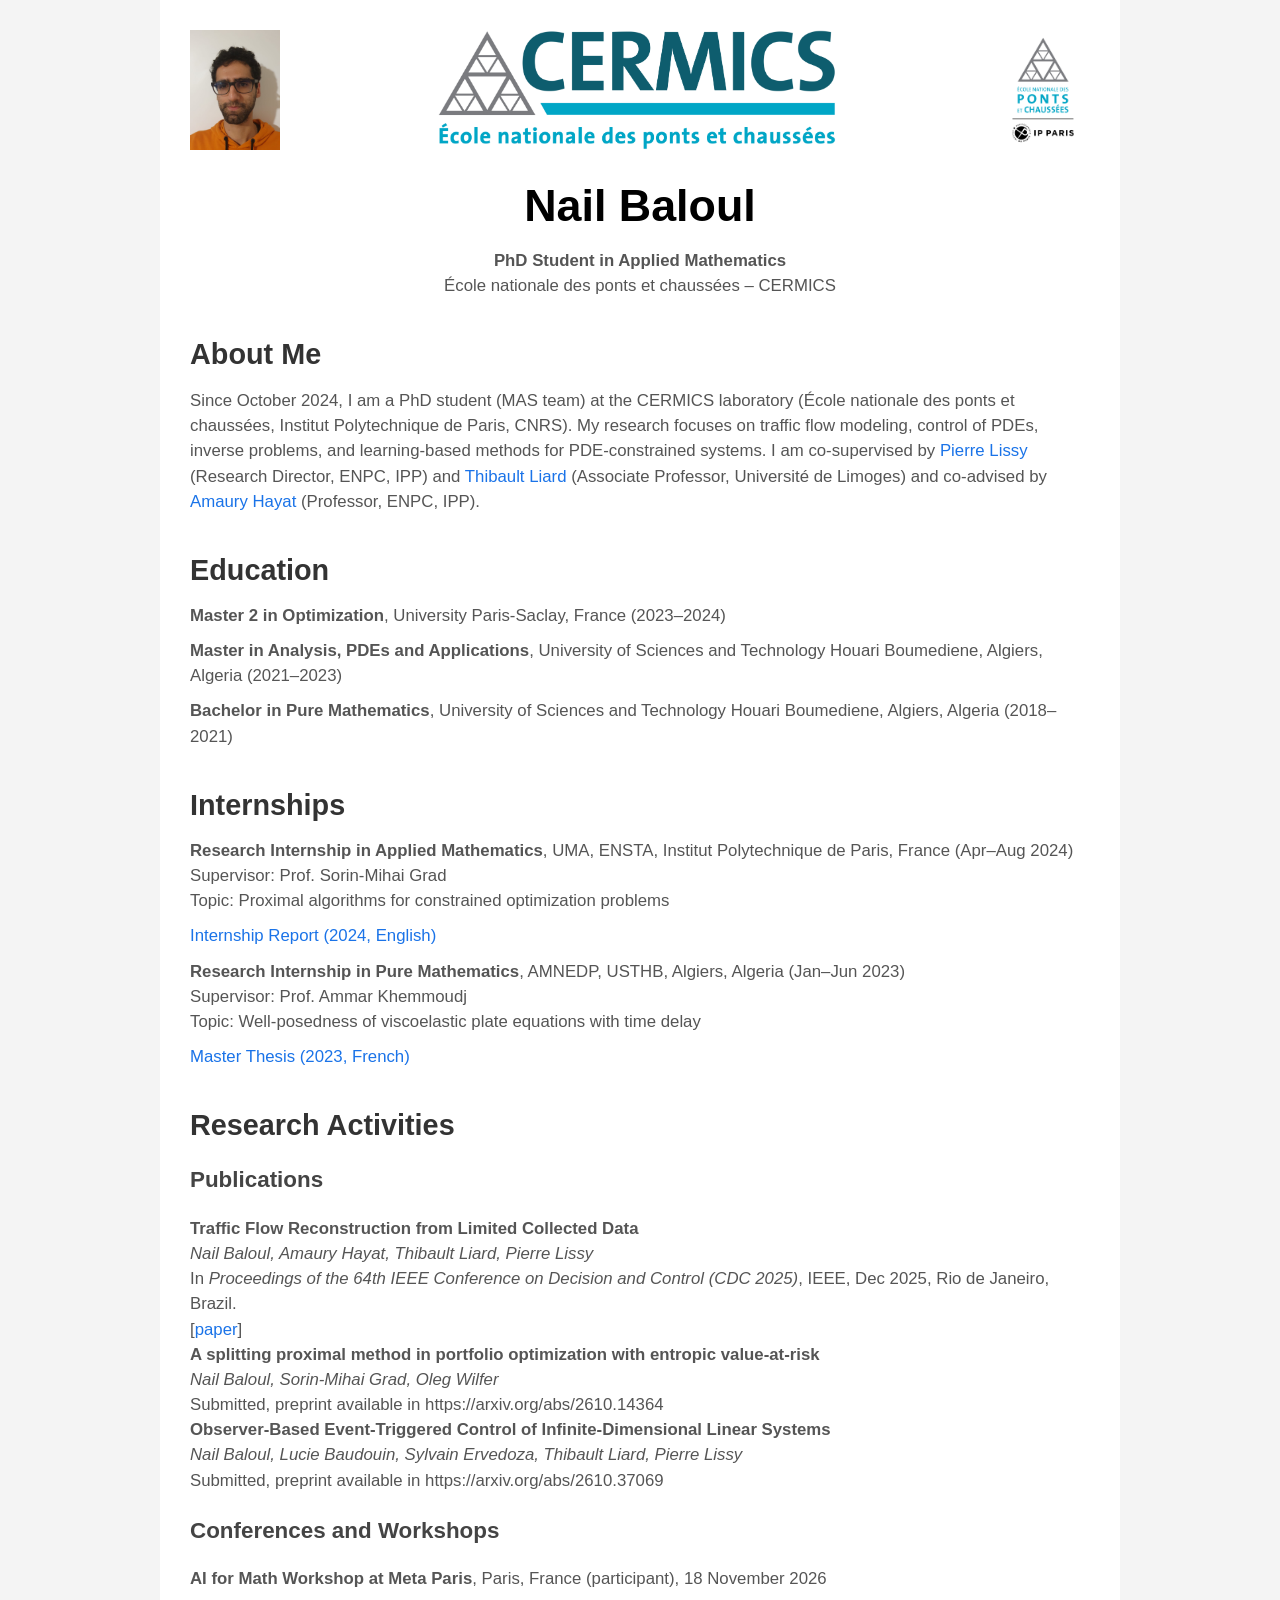
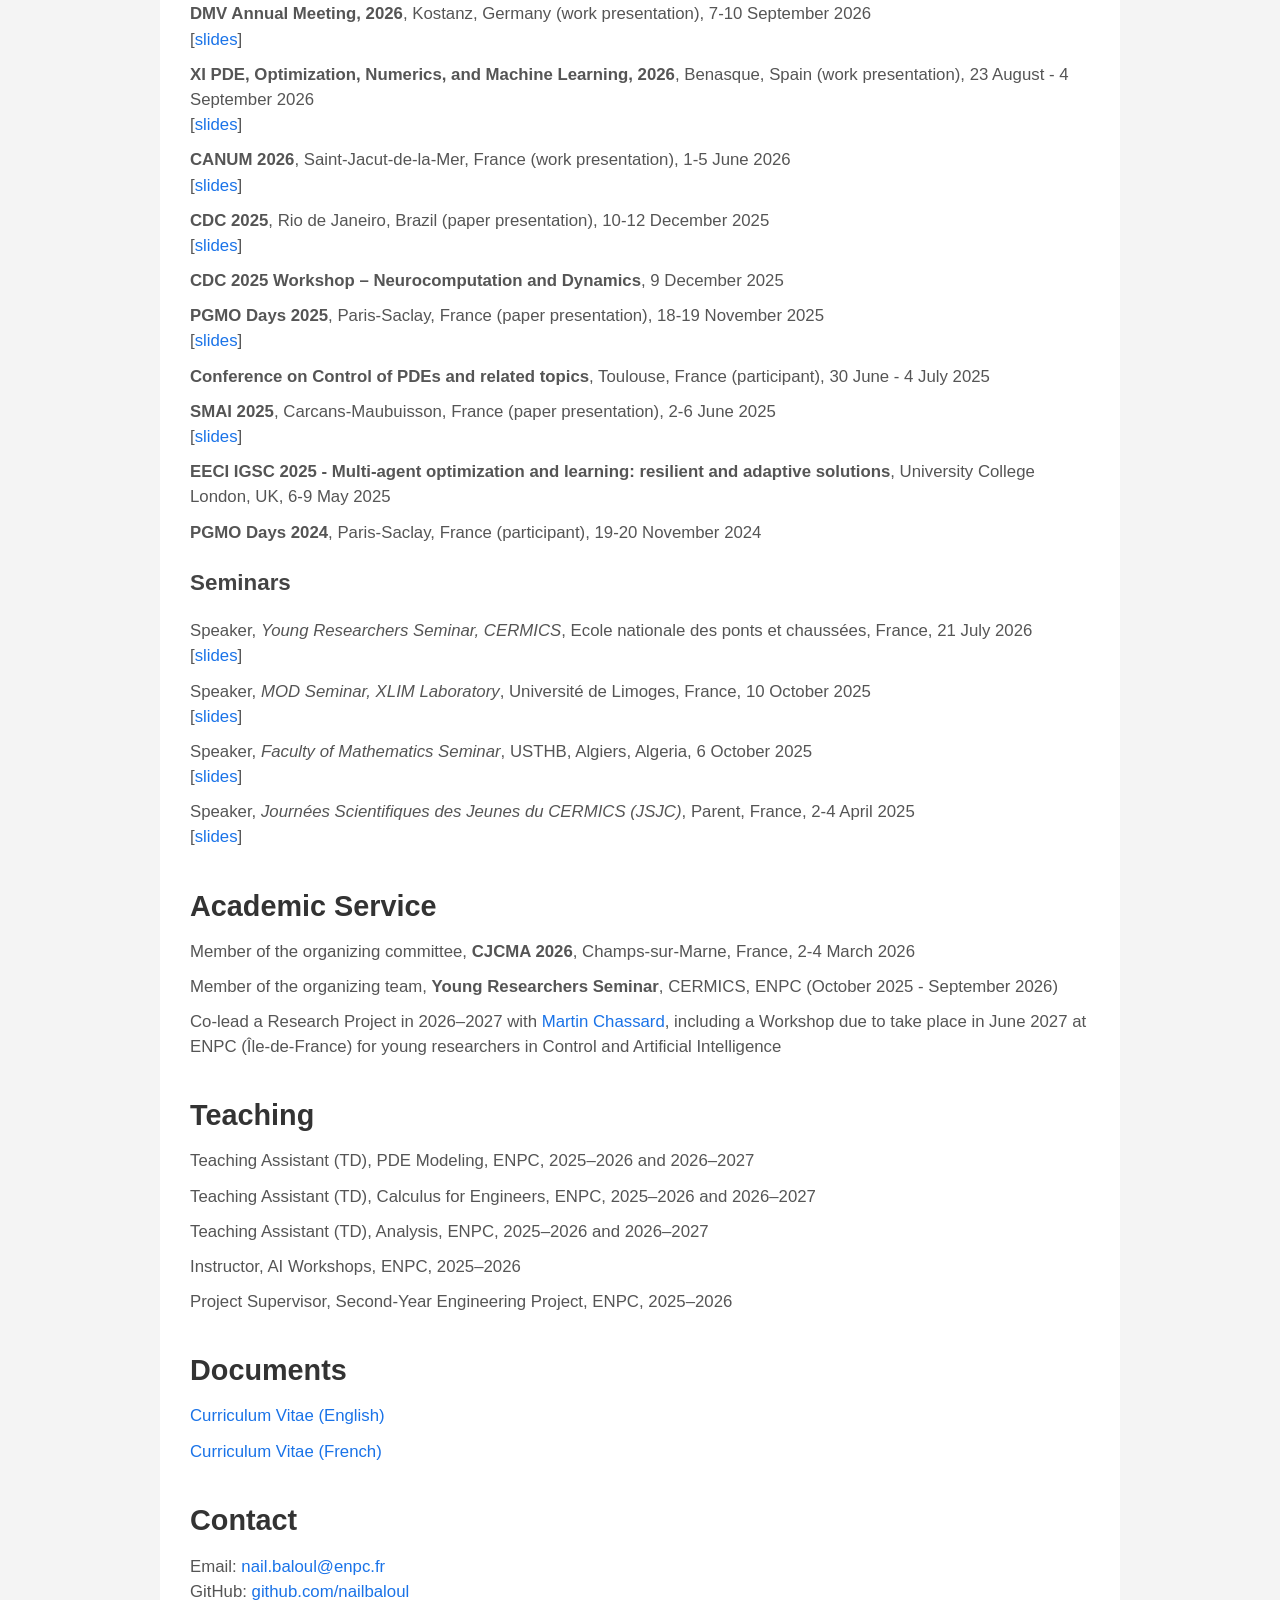
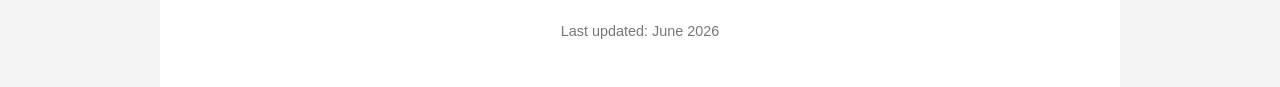
<file: index.html>
<!DOCTYPE html>
<html lang="en">
<head>
    <meta charset="UTF-8">
    <meta name="viewport" content="width=device-width, initial-scale=1.0">
    <title>Nail Baloul – PhD Student</title>

    <style>
        body {
            font-family: Arial, sans-serif;
            background-color: #f4f4f4;
            margin: 0;
            padding: 0;
        }

        .container {
            max-width: 900px;
            margin: auto;
            background-color: #ffffff;
            padding: 30px;
        }

        .header {
            display: flex;
            align-items: center;
            justify-content: space-between;
            margin-bottom: 30px;
        }

        .header img {
            height: 120px;
            object-fit: contain;
        }

        h1 {
            font-size: 2.8em;
            text-align: center;
            margin-bottom: 5px;
        }

        h2 {
            font-size: 1.8em;
            margin-top: 40px;
            margin-bottom: 10px;
            color: #333;
        }

        h3 {
            font-size: 1.4em;
            margin-top: 25px;
            color: #444;
        }

        p, li {
            font-size: 1.05em;
            color: #555;
            line-height: 1.5;
        }

        ul {
            list-style-type: none;
            padding-left: 0;
        }

        ul li {
            margin-bottom: 10px;
        }

        a {
            color: #1a73e8;
            text-decoration: none;
        }

        a:hover {
            text-decoration: underline;
        }

        .center {
            text-align: center;
        }

        .small {
            font-size: 0.9em;
            color: #777;
        }
    </style>
</head>

<body>
<div class="container">

    <!-- Header -->
    <div class="header">
        <img src="photo_NB.jpg" alt="Photo of Nail Baloul">
        <img src="Logo-CERMICS.jpeg" alt="Logo CERMICS">
        <img src="Logo_ENPC.jpg" alt="Logo ENPC">
    </div>

    <h1>Nail Baloul</h1>
    <p class="center"><strong>PhD Student in Applied Mathematics</strong><br>
        École nationale des ponts et chaussées – CERMICS</p>

    <!-- About -->
    <h2>About Me</h2>
    <p>
        Since October 2024, I am a PhD student (MAS team) at the CERMICS laboratory (École nationale des ponts et chaussées, Institut Polytechnique de Paris, CNRS). 
        My research focuses on traffic flow modeling, control of PDEs, inverse problems, and learning-based methods for PDE-constrained systems. 
        I am co-supervised by <a href="https://lissy-415656.gitlab.enpc.fr/eng-index.html" target="_blank">Pierre Lissy</a> (Research Director, ENPC, IPP) and <a href="https://thibault-liard.github.io" target="_blank">Thibault Liard</a> (Associate Professor, Université de Limoges) and co-advised by <a href="https://cermics.enpc.fr/~hayata/index_en.html" target="_blank">Amaury Hayat</a> (Professor, ENPC, IPP).
    </p>

    <!-- Education -->
    <h2>Education</h2>
    <ul>
        <li>
            <strong>Master 2 in Optimization</strong>, University Paris-Saclay, France (2023–2024)
        </li>
        <li>
            <strong>Master in Analysis, PDEs and Applications</strong>, University of Sciences and Technology Houari Boumediene, Algiers, Algeria (2021–2023)
        </li>
        <li>
            <strong>Bachelor in Pure Mathematics</strong>, University of Sciences and Technology Houari Boumediene, Algiers, Algeria (2018–2021)
        </li>
    </ul>

    <!-- Internships -->
    <h2>Internships</h2>
    <ul>
        <li>
            <strong>Research Internship in Applied Mathematics</strong>, UMA, ENSTA, Institut Polytechnique de Paris, France (Apr–Aug 2024)<br>
            Supervisor: Prof. Sorin-Mihai Grad<br>
            Topic: Proximal algorithms for constrained optimization problems<br>
            <li><a href="Internship_Report_2024.pdf" target="_blank">Internship Report (2024, English)</a></li>
        </li>
        <li>
            <strong>Research Internship in Pure Mathematics</strong>, AMNEDP, USTHB, Algiers, Algeria (Jan–Jun 2023)<br>
            Supervisor: Prof. Ammar Khemmoudj<br>
            Topic: Well-posedness of viscoelastic plate equations with time delay<br>
            <li><a href="Memoire_Master_2023.pdf" target="_blank">Master Thesis (2023, French)</a></li>
        </li>
    </ul>

    <!-- Research -->
    <h2>Research Activities</h2>

    <h3>Publications</h3>
    <ul>
        <li>
            <strong>Traffic Flow Reconstruction from Limited Collected Data</strong><br>
            <em>Nail Baloul, Amaury Hayat, Thibault Liard, Pierre Lissy</em><br>
            In <em>Proceedings of the 64th IEEE Conference on Decision and Control (CDC 2025)</em>, IEEE, Dec 2025, Rio de Janeiro, Brazil.<br>
            [<a href="paper_CDC.pdf" target="_blank">paper</a>]<br>
            <strong>A splitting proximal method in portfolio optimization with entropic value-at-risk</strong><br>
            <em>Nail Baloul, Sorin-Mihai Grad, Oleg Wilfer</em><br>
            Submitted, preprint available in https://arxiv.org/abs/2610.14364<br>
	    <strong>Observer-Based Event-Triggered Control of Infinite-Dimensional Linear Systems</strong><br>
	    <em>Nail Baloul, Lucie Baudouin, Sylvain Ervedoza, Thibault Liard, Pierre Lissy</em><br>
	    Submitted, preprint available in https://arxiv.org/abs/2610.37069<br> 
        </li>
    </ul>

    <h3>Conferences and Workshops</h3>
    <ul>
        <li><strong>AI for Math Workshop at Meta Paris</strong>, Paris, France (participant), 18 November 2026</li>
        <li><strong>DMV Annual Meeting, 2026</strong>, Kostanz, Germany (work presentation), 7-10 September 2026<br>
           [<a href="DMV_2026.pdf" target="_blank">slides</a>]</li>
        <li><strong>XI PDE, Optimization, Numerics, and Machine Learning, 2026</strong>, Benasque, Spain (work presentation), 23 August - 4 September 2026<br>
           [<a href="Benasque_2026.pdf" target="_blank">slides</a>]</li>
        <li><strong>CANUM 2026</strong>, Saint-Jacut-de-la-Mer, France (work presentation), 1-5 June 2026<br> 
           [<a href="CANUM_2026.pdf" target="_blank">slides</a>]</li>
        <li><strong>CDC 2025</strong>, Rio de Janeiro, Brazil (paper presentation), 10-12 December 2025<br>
           [<a href="CDC_2025.pdf" target="_blank">slides</a>]</li>
        <li><strong>CDC 2025 Workshop – Neurocomputation and Dynamics</strong>, 9 December 2025</li>
        <li><strong>PGMO Days 2025</strong>, Paris-Saclay, France (paper presentation), 18-19 November 2025<br>
           [<a href="PGMO_2025.pdf" target="_blank">slides</a>]</li>
        <li><strong>Conference on Control of PDEs and related topics</strong>, Toulouse, France (participant), 30 June - 4 July 2025</li>
        <li><strong>SMAI 2025</strong>, Carcans-Maubuisson, France (paper presentation), 2-6 June 2025<br>
           [<a href="SMAI_2025.pdf" target="_blank">slides</a>]</li>
        <li><strong>EECI IGSC 2025 - Multi-agent optimization and learning: resilient and adaptive solutions</strong>, University College London, UK, 6-9 May 2025</li>
        <li><strong>PGMO Days 2024</strong>, Paris-Saclay, France (participant), 19-20 November 2024</li>
    </ul>

    <h3>Seminars</h3>
    <ul>
        <li>
            Speaker, <em>Young Researchers Seminar, CERMICS</em>, Ecole nationale des ponts et chaussées, France, 21 July 2026<br>
            [<a href="CERMICS_2026.pdf" target="_blank">slides</a>]
        </li>
        <li>
            Speaker, <em>MOD Seminar, XLIM Laboratory</em>, Université de Limoges, France, 10 October 2025<br>
            [<a href="XLIM_2025.pdf" target="_blank">slides</a>]
        </li>
        <li>
            Speaker, <em>Faculty of Mathematics Seminar</em>, USTHB, Algiers, Algeria, 6 October 2025<br>
            [<a href="USTHB_2025.pdf" target="_blank">slides</a>]
        </li>
        <li>
            Speaker, <em>Journées Scientifiques des Jeunes du CERMICS (JSJC)</em>, Parent, France, 2-4 April 2025<br>
            [<a href="Parent_2025.pdf" target="_blank">slides</a>]
        </li>
    </ul>

    <!-- Academic Service -->
    <h2>Academic Service</h2>
    <ul>
        <li>
            Member of the organizing committee, <strong>CJCMA 2026</strong>, Champs-sur-Marne, France, 2-4 March 2026
        </li>
        <li>
            Member of the organizing team, <strong>Young Researchers Seminar</strong>, CERMICS, ENPC (October 2025 - September 2026)
        </li>
        <li>
            Co-lead a Research Project in 2026–2027 with <a href="https://chassardmartin.github.io" target="_blank">Martin Chassard</a>, including a Workshop due to take place in June 2027 at ENPC (Île-de-France) for young researchers in Control and Artificial Intelligence
        </li>
    </ul>

    <!-- Teaching -->
    <h2>Teaching</h2>
    <ul>
        <li>Teaching Assistant (TD), PDE Modeling, ENPC, 2025–2026 and 2026–2027</li>
        <li>Teaching Assistant (TD), Calculus for Engineers, ENPC, 2025–2026 and 2026–2027</li>
        <li>Teaching Assistant (TD), Analysis, ENPC, 2025–2026 and 2026–2027</li>
        <li>Instructor, AI Workshops, ENPC, 2025–2026</li>
        <li>Project Supervisor, Second-Year Engineering Project, ENPC, 2025–2026</li>
    </ul>

    <!-- CV -->
    <h2>Documents</h2>
    <ul>
        <li><a href="Nail_Baloul_CV_june_26_en.pdf" target="_blank">Curriculum Vitae (English)</a></li>
        <li><a href="Nail_Baloul_CV_june_26_fr.pdf" target="_blank">Curriculum Vitae (French)</a></li>
    </ul>

    <!-- Contact -->
    <h2>Contact</h2>
    <p>
        Email: <a href="mailto:nail.baloul@enpc.fr">nail.baloul@enpc.fr</a><br>
        GitHub: <a href="https://github.com/nailbaloul">github.com/nailbaloul</a>
    </p>

    <p class="small center">Last updated: June 2026</p>

</div>
</body>
</html>
</file>
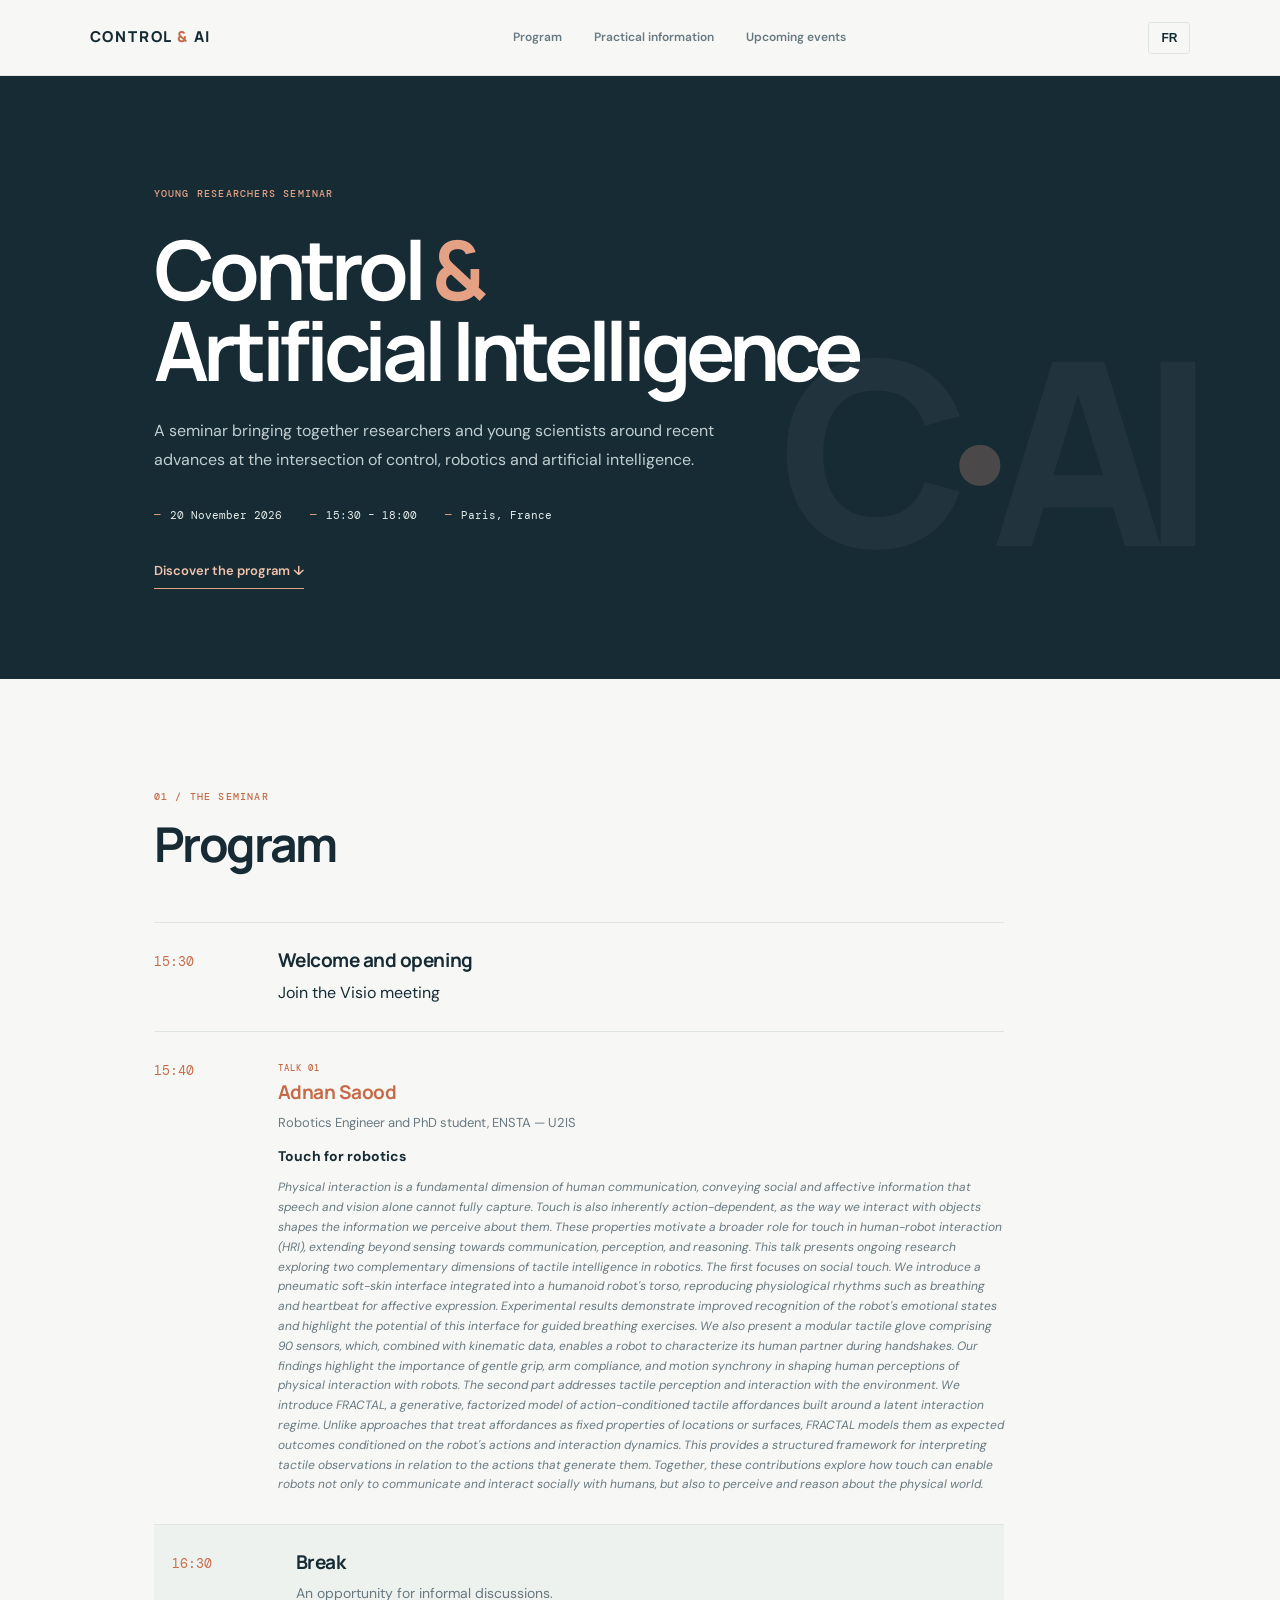
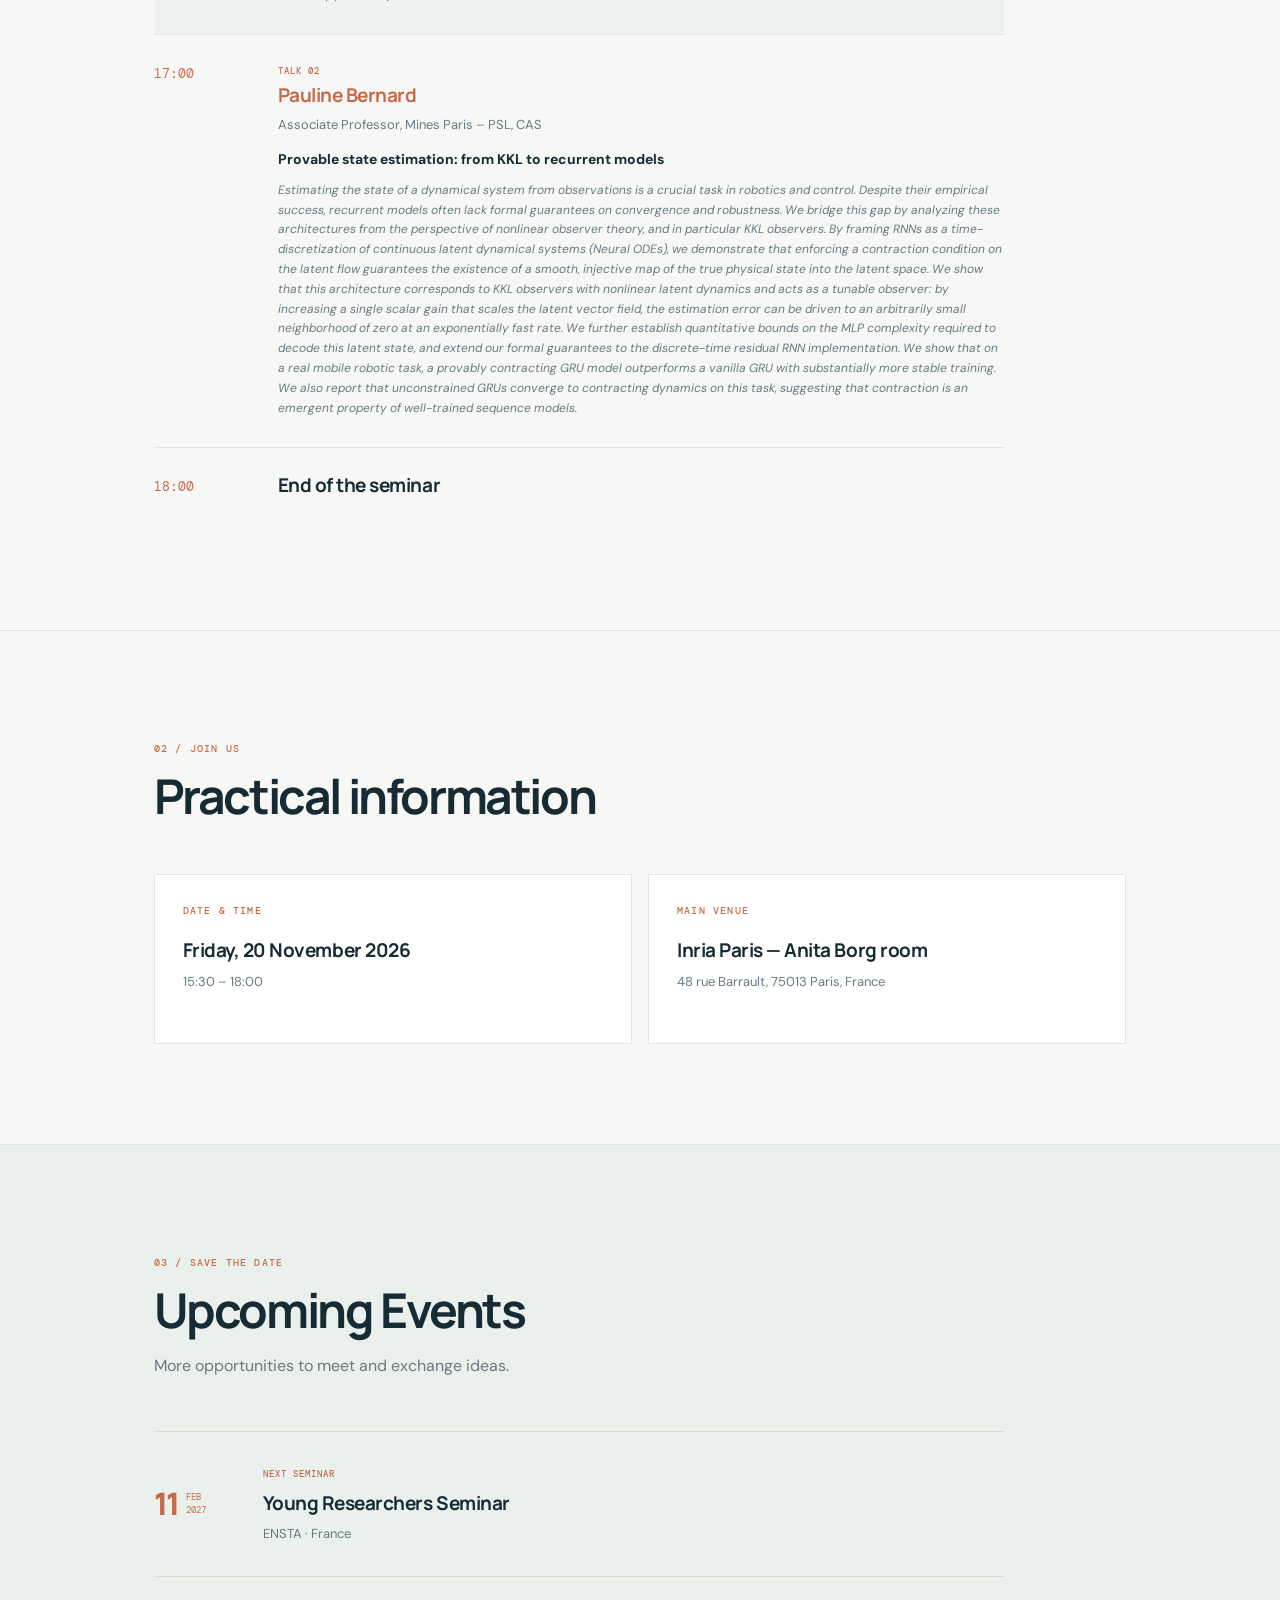
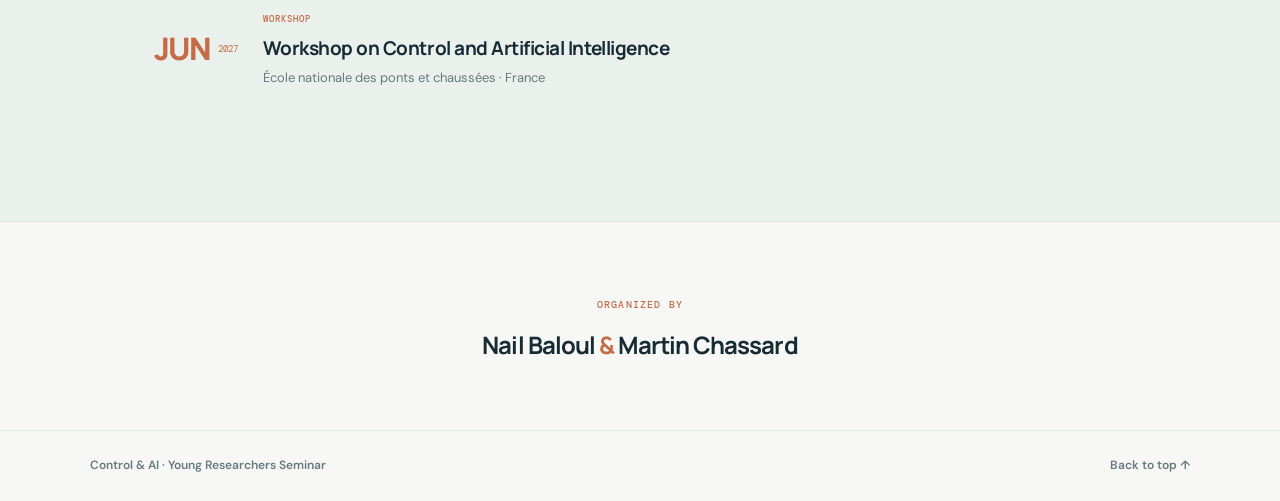
<file: seminar-control-ai/index.html>
<!DOCTYPE html>
<html lang="en">
<head>
  <meta charset="UTF-8">
  <meta name="viewport" content="width=device-width, initial-scale=1.0">
  <meta name="description" content="Young Researchers Seminar on Control and Artificial Intelligence — Paris, November 20, 2026.">
  <title>Young Researchers Seminar | Control & AI</title>
  <link rel="stylesheet" href="style.css">
</head>
<body>
  <header class="topbar">
    <a class="brand" href="#home">CONTROL <span>&</span> AI</a>
    <nav>
      <a href="#program" data-en="Program" data-fr="Programme">Program</a>
      <a href="#practical" data-en="Practical information" data-fr="Informations pratiques">Practical information</a>
      <a href="#upcoming" data-en="Upcoming events" data-fr="À venir">Upcoming events</a>
    </nav>
    <button class="language" id="languageToggle" aria-label="Switch language">FR</button>
  </header>

  <main id="home">
    <section class="hero">
      <div class="hero-inner">
        <p class="eyebrow" data-en="Young Researchers Seminar" data-fr="Séminaire jeunes chercheurs">Young Researchers Seminar</p>
        <h1 data-en="Control <em>&</em><br>Artificial Intelligence" data-fr="Commande <em>&</em><br>Intelligence artificielle">Control <em>&</em><br>Artificial Intelligence</h1>
        <p class="hero-description"
           data-en="A seminar bringing together researchers and young scientists around recent advances at the intersection of control, robotics and artificial intelligence."
           data-fr="Un séminaire réunissant chercheurs et jeunes scientifiques autour des avancées récentes à l’interface de la commande, de la robotique et de l’intelligence artificielle.">
          A seminar bringing together researchers and young scientists around recent advances at the intersection of control, robotics and artificial intelligence.
        </p>
        <div class="hero-meta">
          <span>20 November 2026</span>
          <span>15:30 – 18:00</span>
          <span>Paris, France</span>
        </div>
        <a class="primary-link" href="#program" data-en="Discover the program ↓" data-fr="Découvrir le programme ↓">Discover the program ↓</a>
      </div>
      <div class="hero-mark" aria-hidden="true">C<span>·</span>AI</div>
    </section>

    <section class="section intro" id="program">
      <div class="section-heading">
        <p class="eyebrow" data-en="01 / The seminar" data-fr="01 / Le séminaire">01 / The seminar</p>
        <h2 data-en="Program" data-fr="Programme">Program</h2>
      </div>

      <div class="program-content">
        <div class="schedule">
          <div class="schedule-row">
            <time>15:30</time>
            <div>
              <h3 data-en="Welcome and opening" data-fr="Accueil et ouverture">Welcome and opening</h3>
            <a
      class="visio-link"
      href="https://teams.microsoft.com/meet/3756251078227919?p=q1P6CKSmSrL3R6CukC"
      target="_blank"
      rel="noopener noreferrer"
      data-en="Join the Visio meeting"
      data-fr="Rejoindre la réunion Visio"
    >
      Join the Visio meeting
    </a>
	    </div>
          </div>

          <div class="schedule-row talk">
            <time>15:40</time>
            <div>
              <p class="tag" data-en="Talk 01" data-fr="Exposé 01">Talk 01</p>

    <h3>
      <a class="speaker-link"
         href="https://saood.fr"
         target="_blank"
         rel="noopener noreferrer">
        Adnan Saood
      </a>
    </h3>
              <p class="speaker-role"
                 data-en="Robotics Engineer and PhD candidate, ENSTA — U2IS"
                 data-fr="Ingénieur robotique et doctorant, ENSTA — U2IS">
                Robotics Engineer and PhD student, ENSTA — U2IS
              </p>
              <p class="talk-title"
		data-en="Touch for robotics"
                data-fr="Le sens du toucher en robotique"
		style="font-weight: bold;">
                Touch for robotics
                </p>
              <p class="abstract-note"
                 data-en="Physical interaction is a fundamental dimension of human communication, conveying social and affective information that speech and vision alone cannot fully capture. Touch is also inherently action-dependent, as the way we interact with objects shapes the information we perceive about them. These properties motivate a broader role for touch in human-robot interaction (HRI), extending beyond sensing towards communication, perception, and reasoning.
This talk presents ongoing research exploring two complementary dimensions of tactile intelligence in robotics. The first focuses on social touch. We introduce a pneumatic soft-skin interface integrated into a humanoid robot's torso, reproducing physiological rhythms such as breathing and heartbeat for affective expression. Experimental results demonstrate improved recognition of the robot's emotional states and highlight the potential of this interface for guided breathing exercises. We also present a modular tactile glove comprising 90 sensors, which, combined with kinematic data, enables a robot to characterize its human partner during handshakes. Our findings highlight the importance of gentle grip, arm compliance, and motion synchrony in shaping human perceptions of physical interaction with robots.
The second part addresses tactile perception and interaction with the environment. We introduce FRACTAL, a generative, factorized model of action-conditioned tactile affordances built around a latent interaction regime. Unlike approaches that treat affordances as fixed properties of locations or surfaces, FRACTAL models them as expected outcomes conditioned on the robot's actions and interaction dynamics. This provides a structured framework for interpreting tactile observations in relation to the actions that generate them. Together, these contributions explore how touch can enable robots not only to communicate and interact socially with humans, but also to perceive and reason about the physical world."
                 data-fr="L’interaction physique constitue une dimension fondamentale de la communication humaine, transmettant des informations sociales et affectives que la parole et la vision seules ne permettent pas de saisir pleinement. Le toucher dépend également de l’action entreprise : la manière dont nous interagissons avec les objets détermine en partie les informations que nous en percevons. Ces propriétés ouvrent la voie à un rôle plus large du toucher dans l’interaction humain-robot (IHR), au-delà de la simple détection, en tant que moyen de communication, de perception et de raisonnement.
Cette présentation aborde deux dimensions complémentaires de l’intelligence tactile en robotique. La première porte sur le toucher social. Nous présentons une interface souple pneumatique intégrée au torse d’un robot humanoïde, capable de reproduire des rythmes physiologiques tels que la respiration et les battements du cœur à des fins d’expression affective. Les résultats expérimentaux montrent que ces signaux améliorent la reconnaissance des états émotionnels du robot et mettent en évidence le potentiel de cette interface pour accompagner des exercices de respiration guidée. Nous présentons également un gant tactile modulaire composé de 90 capteurs qui, associé aux données cinématiques, permet au robot de caractériser son partenaire humain lors d'une poignée de main. Nos résultats soulignent l’importance de la douceur de la prise, de la compliance du bras et de la synchronisation des mouvements dans la perception de l’interaction physique avec un robot.
La seconde partie s’intéresse à la perception tactile et à l’interaction avec l’environnement. Nous introduisons FRACTAL, un modèle génératif et factorisé des affordances tactiles conditionnées par l’action, reposant sur un régime d’interaction latent. Contrairement aux approches qui considèrent les affordances comme des propriétés fixes des lieux ou des surfaces, FRACTAL les modélise comme des résultats attendus, dépendant des actions du robot et de la dynamique de l’interaction. Cette approche propose ainsi un cadre structuré pour interpréter les observations tactiles en fonction des actions qui les génèrent. Dans leur ensemble, ces travaux explorent comment le toucher peut permettre aux robots non seulement de communiquer et d’interagir socialement avec les humains, mais aussi de percevoir et de raisonner sur le monde physique.">
                Physical interaction is a fundamental dimension of human communication, conveying social and affective information that speech and vision alone cannot fully capture. Touch is also inherently action-dependent, as the way we interact with objects shapes the information we perceive about them. These properties motivate a broader role for touch in human-robot interaction (HRI), extending beyond sensing towards communication, perception, and reasoning.
This talk presents ongoing research exploring two complementary dimensions of tactile intelligence in robotics. The first focuses on social touch. We introduce a pneumatic soft-skin interface integrated into a humanoid robot's torso, reproducing physiological rhythms such as breathing and heartbeat for affective expression. Experimental results demonstrate improved recognition of the robot's emotional states and highlight the potential of this interface for guided breathing exercises. We also present a modular tactile glove comprising 90 sensors, which, combined with kinematic data, enables a robot to characterize its human partner during handshakes. Our findings highlight the importance of gentle grip, arm compliance, and motion synchrony in shaping human perceptions of physical interaction with robots.
The second part addresses tactile perception and interaction with the environment. We introduce FRACTAL, a generative, factorized model of action-conditioned tactile affordances built around a latent interaction regime. Unlike approaches that treat affordances as fixed properties of locations or surfaces, FRACTAL models them as expected outcomes conditioned on the robot's actions and interaction dynamics. This provides a structured framework for interpreting tactile observations in relation to the actions that generate them. Together, these contributions explore how touch can enable robots not only to communicate and interact socially with humans, but also to perceive and reason about the physical world.

            </div>
          </div>

          <div class="schedule-row break">
            <time>16:30</time>
            <div>
              <h3 data-en="Break" data-fr="Pause">Break</h3>
              <p data-en="An opportunity for informal discussions." data-fr="Un moment d’échange informel.">An opportunity for informal discussions.</p>
            </div>
          </div>

          <div class="schedule-row talk">
            <time>17:00</time>
            <div>
              <p class="tag" data-en="Talk 02" data-fr="Exposé 02">Talk 02</p>

    <h3>
      <a class="speaker-link"
         href="https://sites.google.com/site/sitepmbernard/"
         target="_blank"
         rel="noopener noreferrer">
        Pauline Bernard
      </a>
    </h3>
	      <p class="speaker-role"
                 data-en="Associate Professor, Mines Paris – PSL, CAS"
                 data-fr="Maîtresse de conférences, Mines Paris – PSL, CAS">
                Associate Professor, Mines Paris – PSL, CAS
              </p>
              <p class="talk-title"
   		data-en="Provable state estimation: from KKL to recurrent models"
   		data-fr="Estimation d’état avec garanties : de KKL aux modèles récurrents"
		style="font-weight: bold;">
  		Provable state estimation: from KKL to recurrent models
		</p>
              <p class="abstract-note"
                 data-en="Estimating the state of a dynamical system from observations is a crucial task in robotics and control. Despite their empirical success, recurrent models often lack formal guarantees on convergence and robustness. We bridge this gap by analyzing these architectures from the perspective of nonlinear observer theory, and in particular KKL observers. By framing RNNs as a time-discretization of continuous latent dynamical systems (Neural ODEs), we demonstrate that enforcing a contraction condition on the latent flow guarantees the existence of a smooth, injective map of the true physical state into the latent space. We show that this architecture corresponds to KKL observers with nonlinear latent dynamics and acts as a tunable observer: by increasing a single scalar gain that scales the latent vector field, the estimation error can be driven to an arbitrarily small neighborhood of zero at an exponentially fast rate. We further establish quantitative bounds on the MLP complexity required to decode this latent state, and extend our formal guarantees to the discrete-time residual RNN implementation. We show that on a real mobile robotic task, a provably contracting GRU model outperforms a vanilla GRU with substantially more stable training. We also report on this that unconstrained GRUs converge to contracting dynamics task, suggesting that contraction is an emergent property of well-trained sequence models."
                 data-fr="L’estimation de l’état d’un système dynamique à partir d’observations est une tâche essentielle en robotique et en commande. Malgré leur succès empirique, les modèles récurrents manquent souvent de garanties formelles de convergence et de robustesse. Nous comblons cette lacune en analysant ces architectures sous l’angle de la théorie des observateurs non linéaires, en particulier des observateurs KKL. En considérant les RNN comme une discrétisation temporelle de systèmes dynamiques latents continus (Neural ODEs), nous montrons que l’imposition d’une condition de contraction sur le flot latent garantit l’existence d’une application lisse et injective de l’état physique réel vers l’espace latent. Nous établissons que cette architecture correspond à des observateurs KKL à dynamique latente non linéaire et se comporte comme un observateur ajustable : en augmentant un unique gain scalaire qui met à l’échelle le champ vectoriel latent, l’erreur d’estimation peut être ramenée dans un voisinage arbitrairement petit de zéro à une vitesse exponentielle. Nous établissons également des bornes quantitatives sur la complexité du MLP nécessaire pour décoder cet état latent, et étendons nos garanties formelles à l’implémentation discrète des RNN résiduels. Sur une tâche robotique mobile réelle, un modèle GRU contractant prouvé surpasse un GRU standard tout en présentant un entraînement nettement plus stable. Nous observons aussi que des GRU non contraints convergent vers des dynamiques contractantes sur cette tâche, ce qui suggère que la contraction est une propriété émergente des modèles de séquence bien entraînés.
</p>">
                Estimating the state of a dynamical system from observations is a crucial task in robotics and control. Despite their empirical success, recurrent models often lack formal guarantees on convergence and robustness. We bridge this gap by analyzing these architectures from the perspective of nonlinear observer theory, and in particular KKL observers. By framing RNNs as a time-discretization of continuous latent dynamical systems (Neural ODEs), we demonstrate that enforcing a contraction condition on the latent flow guarantees the existence of a smooth, injective map of the true physical state into the latent space. We show that this architecture corresponds to KKL observers with nonlinear latent dynamics and acts as a tunable observer: by increasing a single scalar gain that scales the latent vector field, the estimation error can be driven to an arbitrarily small neighborhood of zero at an exponentially fast rate. We further establish quantitative bounds on the MLP complexity required to decode this latent state, and extend our formal guarantees to the discrete-time residual RNN implementation. We show that on a real mobile robotic task, a provably contracting GRU model outperforms a vanilla GRU with substantially more stable training. We also report that unconstrained GRUs converge to contracting dynamics on this task, suggesting that contraction is an emergent property of well-trained sequence models.
              </p>
            </div>
          </div>

          <div class="schedule-row">
            <time>18:00</time>
            <div>
              <h3 data-en="End of the seminar" data-fr="Fin du séminaire">End of the seminar</h3>
            </div>
          </div>
        </div>
      </div>
    </section>

    <section class="section practical" id="practical">
      <div class="section-heading">
        <p class="eyebrow" data-en="02 / Join us" data-fr="02 / Nous rejoindre">02 / Join us</p>
        <h2 data-en="Practical information" data-fr="Informations pratiques">Practical information</h2>
      </div>

      <div class="info-grid">
        <article class="info-card">
          <p class="card-label" data-en="Date & time" data-fr="Date et horaire">Date & time</p>
          <h3>Friday, 20 November 2026</h3>
          <p>15:30 – 18:00</p>
        </article>

       <!--  <article class="info-card">
          <p class="card-label" data-en="Main venue" data-fr="Lieu prévu">Main venue</p>
          <h3>Laboratoire Jacques-Louis Lions (LJLL)</h3>
          <p>4 place Jussieu, 75005 Paris, France</p>
          <p data-en="Barre 15–16, 3rd floor, Room 309"
             data-fr="Barre 15–16, 3e étage, salle 309">
            Barre 15–16, 3rd floor, Room 309
          </p>
        </article>

        <article class="info-card alternative">
          <p class="card-label" data-en="Alternative venue if needed" data-fr="Salle de repli éventuelle">Alternative venue if needed</p>
        -->

	<article class="info-card">
	  <p class="card-label" data-en="Main venue (confirmed)" data-fr="Lieu prévu (confirmé)">Main venue</p>
	  <h3>Inria Paris — Anita Borg room</h3>
          <p>48 rue Barrault, 75013 Paris, France</p>
      
	 <!-- 
	   <p class="small"
             data-en="The final venue will be confirmed before the seminar. Please check this page for updates."
             data-fr="Le lieu définitif sera confirmé avant le séminaire. Consultez cette page pour les mises à jour.">
            The final venue will be confirmed before the seminar. Please check this page for updates.
          </p>
	-->
        </article>
      </div>
    </section>

    <section class="section upcoming" id="upcoming">
      <div class="section-heading">
        <p class="eyebrow" data-en="03 / Save the date" data-fr="03 / À noter">03 / Save the date</p>
        <h2>Upcoming Events</h2>
        <p class="section-lead"
           data-en="More opportunities to meet and exchange ideas."
           data-fr="D’autres occasions de se rencontrer et d’échanger.">
          More opportunities to meet and exchange ideas.
        </p>
      </div>

      <div class="upcoming-list">
        <article class="upcoming-item">
          <div class="upcoming-date"><span>11</span><small>FEB<br>2027</small></div>
          <div>
            <p class="tag" data-en="Next seminar" data-fr="Prochain séminaire">Next seminar</p>
            <h3 data-en="Young Researchers Seminar" data-fr="Séminaire jeunes chercheurs">Young Researchers Seminar</h3>
            <p>ENSTA · France</p>
          </div>
        </article>

        <article class="upcoming-item">
          <div class="upcoming-date"><span>JUN</span><small>2027</small></div>
          <div>
            <p class="tag" data-en="Workshop" data-fr="Workshop">Workshop</p>
            <h3 data-en="Workshop on Control and Artificial Intelligence" data-fr="Workshop sur la commande et l’intelligence artificielle">Workshop on Control and Artificial Intelligence</h3>
            <p>École nationale des ponts et chaussées · France</p>
          </div>
        </article>
      </div>
    </section>

    <section class="organizers">
      <p class="eyebrow" data-en="Organized by" data-fr="Organisation">Organized by</p>
      <p class="organizer-names">Nail Baloul <span>&</span> Martin Chassard</p>
    </section>
  </main>

  <footer>
    <span>Control & AI · Young Researchers Seminar</span>
    <a href="#home" data-en="Back to top ↑" data-fr="Retour en haut ↑">Back to top ↑</a>
  </footer>

  <script>
    const toggle = document.getElementById('languageToggle');
    let currentLanguage = 'en';

    function setLanguage(language) {
      currentLanguage = language;
      document.documentElement.lang = language;
      document.querySelectorAll('[data-en][data-fr]').forEach(element => {
        element.innerHTML = element.dataset[language];
      });
      toggle.textContent = language === 'en' ? 'FR' : 'EN';
    }

    toggle.addEventListener('click', () => {
      setLanguage(currentLanguage === 'en' ? 'fr' : 'en');
    });
  </script>
</body>
</html>
</file>
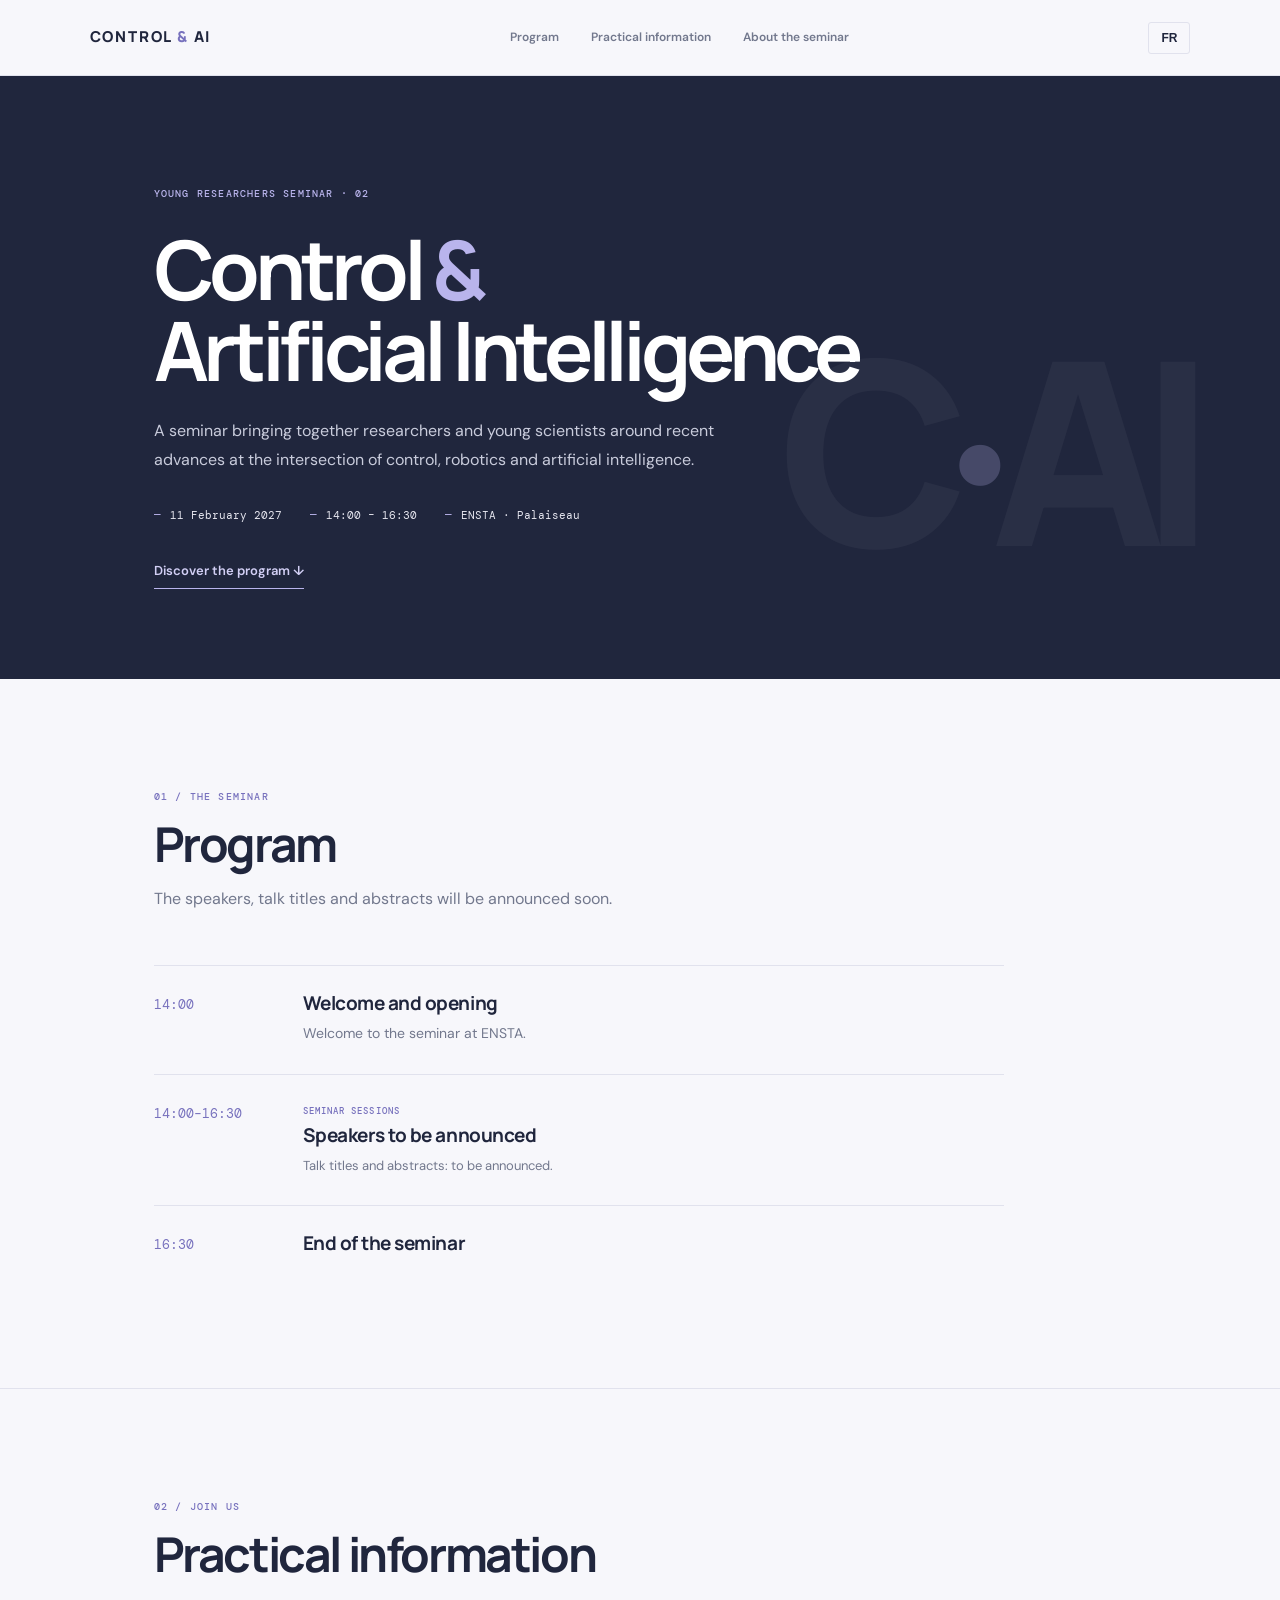
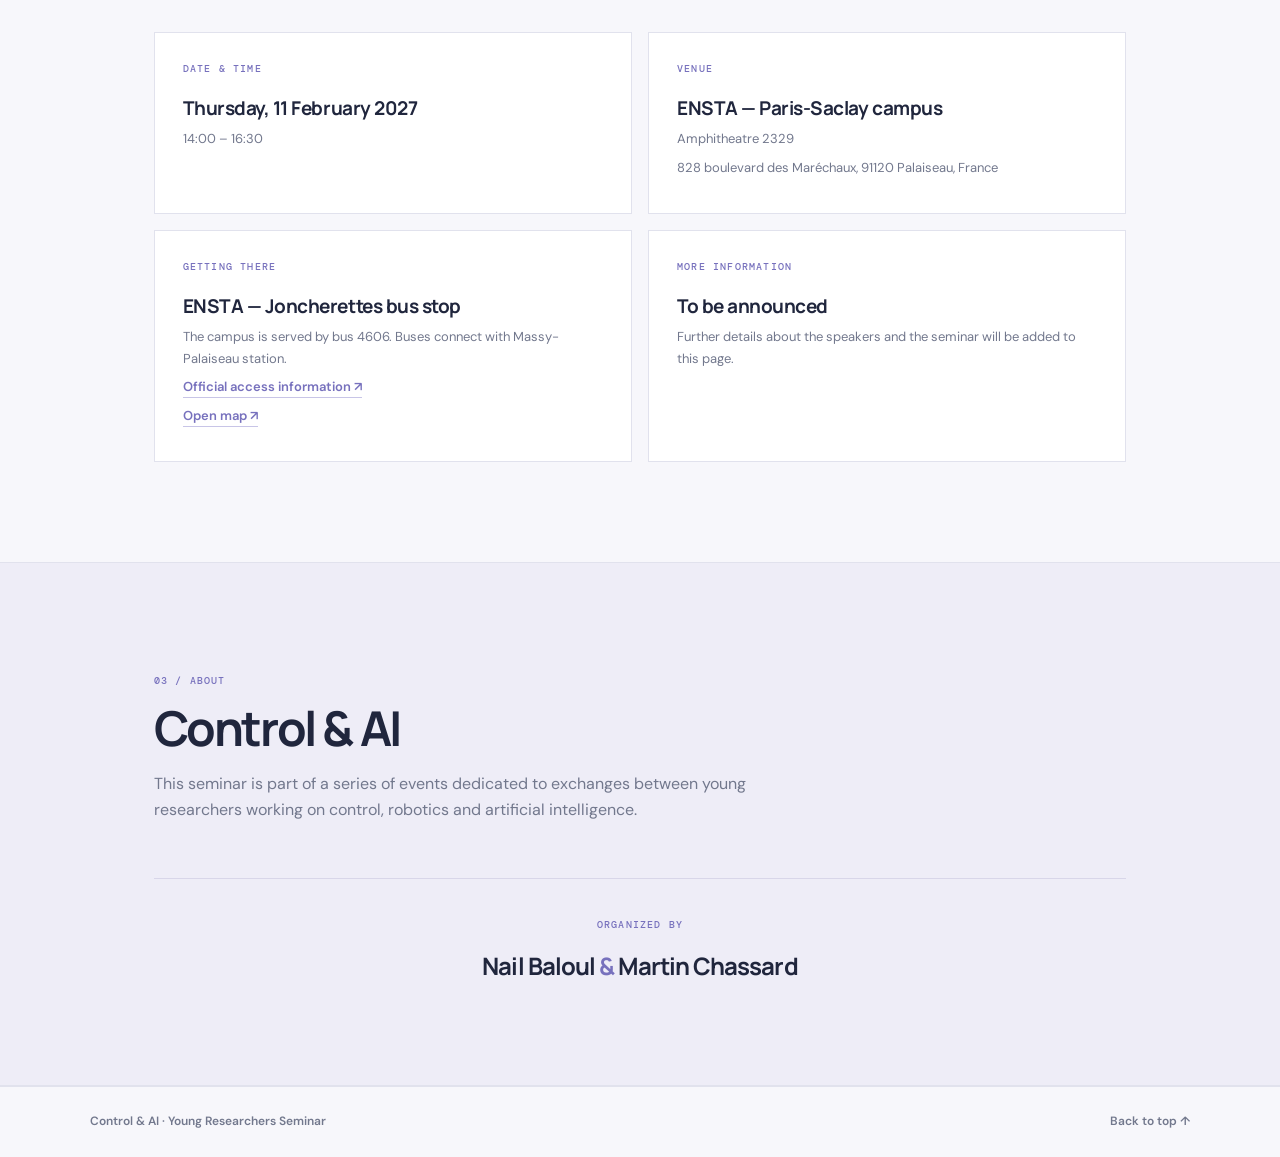
<file: seminar-ensta-feb-2027/index.html>
<!DOCTYPE html>
<html lang="en">
<head>
  <meta charset="UTF-8">
  <meta name="viewport" content="width=device-width, initial-scale=1.0">
  <meta name="description" content="Young Researchers Seminar on Control and Artificial Intelligence — ENSTA, February 11, 2027.">
  <title>Young Researchers Seminar | Control & AI — ENSTA</title>
  <link rel="stylesheet" href="style.css">
</head>
<body>
  <header class="topbar">
    <a class="brand" href="#home">CONTROL <span>&</span> AI</a>
    <nav>
      <a href="#program" data-en="Program" data-fr="Programme">Program</a>
      <a href="#practical" data-en="Practical information" data-fr="Informations pratiques">Practical information</a>
      <a href="#about" data-en="About the seminar" data-fr="À propos">About the seminar</a>
    </nav>
    <button class="language" id="languageToggle" aria-label="Switch language">FR</button>
  </header>

  <main id="home">
    <section class="hero">
      <div class="hero-inner">
        <p class="eyebrow" data-en="Young Researchers Seminar · 02" data-fr="Séminaire jeunes chercheurs · 02">Young Researchers Seminar · 02</p>
        <h1 data-en="Control <em>&</em><br>Artificial Intelligence" data-fr="Commande <em>&</em><br>Intelligence artificielle">Control <em>&</em><br>Artificial Intelligence</h1>
        <p class="hero-description"
           data-en="A seminar bringing together researchers and young scientists around recent advances at the intersection of control, robotics and artificial intelligence."
           data-fr="Un séminaire réunissant chercheurs et jeunes scientifiques autour des avancées récentes à l’interface de la commande, de la robotique et de l’intelligence artificielle.">
          A seminar bringing together researchers and young scientists around recent advances at the intersection of control, robotics and artificial intelligence.
        </p>
        <div class="hero-meta">
          <span>11 February 2027</span>
          <span>14:00 – 16:30</span>
          <span>ENSTA · Palaiseau</span>
        </div>
        <a class="primary-link" href="#program" data-en="Discover the program ↓" data-fr="Découvrir le programme ↓">Discover the program ↓</a>
      </div>
      <div class="hero-mark" aria-hidden="true">C<span>·</span>AI</div>
    </section>

    <section class="section" id="program">
      <div class="section-heading">
        <p class="eyebrow" data-en="01 / The seminar" data-fr="01 / Le séminaire">01 / The seminar</p>
        <h2 data-en="Program" data-fr="Programme">Program</h2>
        <p class="section-lead"
           data-en="The speakers, talk titles and abstracts will be announced soon."
           data-fr="Les intervenants, les titres des exposés et les résumés seront annoncés prochainement.">
          The speakers, talk titles and abstracts will be announced soon.
        </p>
      </div>

      <div class="program-content">
        <div class="schedule">
          <div class="schedule-row">
            <time>14:00</time>
            <div>
              <h3 data-en="Welcome and opening" data-fr="Accueil et ouverture">Welcome and opening</h3>
              <p data-en="Welcome to the seminar at ENSTA." data-fr="Bienvenue au séminaire à l’ENSTA.">Welcome to the seminar at ENSTA.</p>
            </div>
          </div>

          <div class="schedule-row talk">
            <time>14:00–16:30</time>
            <div>
              <p class="tag" data-en="Seminar sessions" data-fr="Sessions du séminaire">Seminar sessions</p>
              <h3 data-en="Speakers to be announced" data-fr="Intervenants à confirmer">Speakers to be announced</h3>
              <p class="speaker-role"
                 data-en="Talk titles and abstracts: to be announced."
                 data-fr="Titres des exposés et résumés : à confirmer.">
                Talk titles and abstracts: to be announced.
              </p>
            </div>
          </div>

          <div class="schedule-row">
            <time>16:30</time>
            <div>
              <h3 data-en="End of the seminar" data-fr="Fin du séminaire">End of the seminar</h3>
            </div>
          </div>
        </div>
      </div>
    </section>

    <section class="section practical" id="practical">
      <div class="section-heading">
        <p class="eyebrow" data-en="02 / Join us" data-fr="02 / Nous rejoindre">02 / Join us</p>
        <h2 data-en="Practical information" data-fr="Informations pratiques">Practical information</h2>
      </div>

      <div class="info-grid">
        <article class="info-card">
          <p class="card-label" data-en="Date & time" data-fr="Date et horaire">Date & time</p>
          <h3>Thursday, 11 February 2027</h3>
          <p>14:00 – 16:30</p>
        </article>

        <article class="info-card">
          <p class="card-label" data-en="Venue" data-fr="Lieu">Venue</p>
          <h3>ENSTA — Paris-Saclay campus</h3>
          <p>Amphitheatre 2329</p>
          <p>828 boulevard des Maréchaux, 91120 Palaiseau, France</p>
        </article>

        <article class="info-card access-card">
          <p class="card-label" data-en="Getting there" data-fr="Accès">Getting there</p>
          <h3 data-en="ENSTA — Joncherettes bus stop" data-fr="Arrêt de bus ENSTA – Joncherettes">ENSTA — Joncherettes bus stop</h3>
          <p data-en="The campus is served by bus 4606. Buses connect with Massy-Palaiseau station."
             data-fr="Le campus est desservi par le bus 4606. Des correspondances sont possibles depuis la gare de Massy-Palaiseau.">
            The campus is served by bus 4606. Buses connect with Massy-Palaiseau station.
          </p>
          <p>
            <a class="text-link" href="https://www.ensta.fr/campus/campus-paris-saclay/comment-venir-sur-le-campus-de-paris-saclay"
               target="_blank" rel="noopener noreferrer"
               data-en="Official access information ↗"
               data-fr="Informations officielles d’accès ↗">
              Official access information ↗
            </a>
          </p>
          <p>
            <a class="text-link" href="https://www.google.com/maps/place/ENSTA+Paris,+828+Bd+des+Mar%C3%A9chaux,+91120+Palaiseau/"
               target="_blank" rel="noopener noreferrer"
               data-en="Open map ↗" data-fr="Ouvrir le plan ↗">
              Open map ↗
            </a>
          </p>
        </article>

        <article class="info-card">
          <p class="card-label" data-en="More information" data-fr="Informations complémentaires">More information</p>
          <h3 data-en="To be announced" data-fr="À venir">To be announced</h3>
          <p data-en="Further details about the speakers and the seminar will be added to this page."
             data-fr="Les informations complémentaires sur les intervenants et le séminaire seront ajoutées à cette page.">
            Further details about the speakers and the seminar will be added to this page.
          </p>
        </article>
      </div>
    </section>

    <section class="section about" id="about">
      <div class="section-heading">
        <p class="eyebrow" data-en="03 / About" data-fr="03 / À propos">03 / About</p>
        <h2 data-en="Control & AI" data-fr="Commande & IA">Control & AI</h2>
        <p class="section-lead"
           data-en="This seminar is part of a series of events dedicated to exchanges between young researchers working on control, robotics and artificial intelligence."
           data-fr="Ce séminaire s’inscrit dans une série de rencontres consacrées aux échanges entre jeunes chercheurs travaillant sur la commande, la robotique et l’intelligence artificielle.">
          This seminar is part of a series of events dedicated to exchanges between young researchers working on control, robotics and artificial intelligence.
        </p>
      </div>
      <div class="organizers">
        <p class="eyebrow" data-en="Organized by" data-fr="Organisation">Organized by</p>
        <p class="organizer-names">Nail Baloul <span>&</span> Martin Chassard</p>
      </div>
    </section>
  </main>

  <footer>
    <span>Control & AI · Young Researchers Seminar</span>
    <a href="#home" data-en="Back to top ↑" data-fr="Retour en haut ↑">Back to top ↑</a>
  </footer>

  <script>
    const toggle = document.getElementById('languageToggle');
    let currentLanguage = 'en';

    function setLanguage(language) {
      currentLanguage = language;
      document.documentElement.lang = language;
      document.querySelectorAll('[data-en][data-fr]').forEach(element => {
        element.innerHTML = element.dataset[language];
      });
      toggle.textContent = language === 'en' ? 'FR' : 'EN';
    }

    toggle.addEventListener('click', () => {
      setLanguage(currentLanguage === 'en' ? 'fr' : 'en');
    });
  </script>
</body>
</html>
</file>
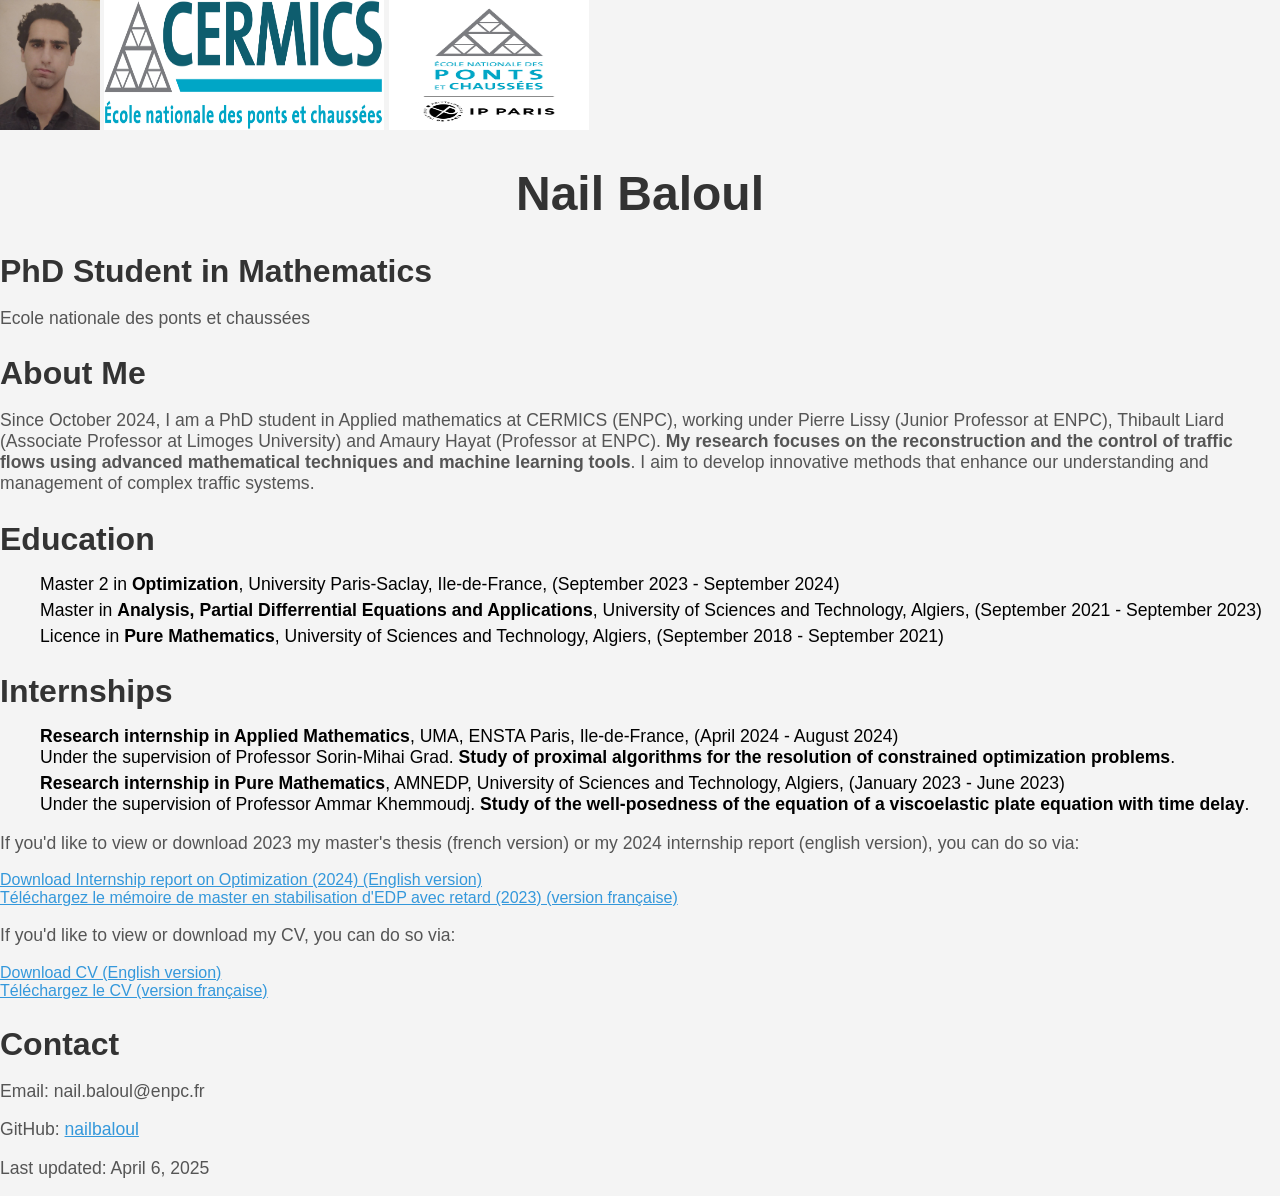
<file: index_old.html>
<!D≈OCTYPE html>
<html lang="en">
<head>
    <meta charset="UTF-8">
    <meta name="viewport" content="width=device-width, initial-scale=1.0">
    <title> Nail Baloul - PhD Student</title>
<img src="photo-Nail-Baloul.jpeg" alt="Photo of Nail Baloul" width="100" height="130">
<img src="Logo-CERMICS.jpeg" alt="Logo CERMICS" width="280" height="130">
<img src="Logo_ENPC.jpg" alt="Logo ENPC" width="200" height="130">
   <style>
        body {
            font-family: Arial, sans-serif;
            background-color: #f4f4f4;
            margin: 0;
            padding: 0;
        }

        h1, h2 {
            color: #333;
        }

        h1 {
            font-size: 3em;
            text-align: center;
        }

        h2 {
            font-size: 2em;
            margin-bottom: 10px;
        }

        p {
            font-size: 1.1em;
            color: #555;
        }

        ul {
            list-style-type: none;
        }

        ul li {
            font-size: 1.1em;
            margin-bottom: 5px;
        }

        a {
            color: #3498db;
        }

        a:hover {
            text-decoration: underline;
        }
    </style>
</head>
<body>
    <h1>Nail Baloul</h1>
    <h2>PhD Student in Mathematics</h2>
    <p>Ecole nationale des ponts et chaussées</p>

    <h2>About Me</h2>
    <p>Since October 2024, I am a PhD student in Applied mathematics at CERMICS (ENPC), working under Pierre Lissy (Junior Professor at ENPC), Thibault Liard (Associate Professor at Limoges University) and Amaury Hayat (Professor at ENPC).<strong> My research focuses on the reconstruction and the control of traffic flows using advanced mathematical techniques and machine learning tools</strong>. I aim to develop innovative methods that enhance our understanding and management of complex traffic systems.</p>

    <h2>Education</h2>
    <ul>
        <li>Master 2 in <strong> Optimization</strong>, University Paris-Saclay, Ile-de-France, (September 2023 - September 2024)</li>
        <li>Master in <strong> Analysis, Partial Differrential Equations and Applications</strong>, University of Sciences and Technology, Algiers, (September 2021 - September 2023)</li>
        <li>Licence in <strong> Pure Mathematics</strong>, University of Sciences and Technology, Algiers, (September 2018 - September 2021)</li>
    </ul>

    <h2>Internships</h2>
    <ul>
       <li><strong> Research internship in Applied Mathematics</strong>, UMA, ENSTA Paris, Ile-de-France, (April 2024 - August 2024)<br>
             Under the supervision of Professor Sorin-Mihai Grad. <strong> Study of proximal algorithms for the resolution of constrained optimization problems</strong>.</li>
       <li><strong> Research internship in Pure Mathematics</strong>, AMNEDP, University of Sciences and Technology, Algiers, (January 2023 - June 2023)<br>
            Under the supervision of Professor Ammar Khemmoudj. <strong> Study of the well-posedness of the equation of a viscoelastic plate equation with time delay</strong>.</li>
    </ul>


<p>If you'd like to view or download 2023 my master's thesis (french version) or my 2024 internship report (english version), you can do so via:</p>
<!-- Links to the research documents -->
<a href="https://nailbaloul.github.io/Internship_Report_2024.pdf" target="_blank">Download Internship report on Optimization (2024) (English version)</a><br>
<a href="https://nailbaloul.github.io/Mémoire_Master_2023.pdf" target="_blank">Téléchargez le mémoire de master en stabilisation d'EDP avec retard (2023) (version française)</a>

<p>If you'd like to view or download my CV, you can do so via:</p>

<!-- Links to the CVs -->
<a href="https://nailbaloul.github.io/CV_april_25_eng.pdf" target="_blank">Download CV (English version)</a><br>
<a href="https://nailbaloul.github.io/CV_april_25_fr.pdf" target="_blank">Téléchargez le CV (version française)</a>

    <h2>Contact</h2>
    <p>Email: nail.baloul@enpc.fr</p>
    <p>GitHub: <a href="https://github.com/nailbaloul">nailbaloul</a></p>

    <p>Last updated: April 6, 2025</p>
</body>
</html>
</file>
<file: seminar-control-ai/style.css>
@import url('https://fonts.googleapis.com/css2?family=DM+Mono:wght@400;500&family=DM+Sans:wght@400;500;600;700&family=Manrope:wght@400;500;600;700;800&display=swap');

:root {
  --ink: #172b35;
  --muted: #687981;
  --paper: #f7f8f5;
  --white: #ffffff;
  --accent: #c66b48;
  --line: #dfe5e1;
  --pale: #eaf0ec;
}

* { box-sizing: border-box; }

html { scroll-behavior: smooth; }

body {
  margin: 0;
  background: var(--paper);
  color: var(--ink);
  font-family: 'DM Sans', sans-serif;
  line-height: 1.65;
}

a { color: inherit; text-decoration: none; }

.topbar {
  height: 76px;
  padding: 0 7vw;
  display: flex;
  align-items: center;
  justify-content: space-between;
  background: var(--paper);
  border-bottom: 1px solid var(--line);
}

.brand {
  font-family: 'Manrope', sans-serif;
  font-size: 15px;
  font-weight: 800;
  letter-spacing: .12em;
}

.brand span, .organizer-names span { color: var(--accent); }

nav { display: flex; gap: 32px; }

nav a, footer, .language {
  font-size: 12px;
  font-weight: 600;
}

nav a { color: var(--muted); }
nav a:hover, footer a:hover { color: var(--accent); }

.language {
  border: 1px solid var(--line);
  border-radius: 3px;
  background: transparent;
  padding: 8px 12px;
  color: var(--ink);
  cursor: pointer;
}

.hero {
  min-height: 590px;
  padding: 100px 12vw 90px;
  background: var(--ink);
  color: white;
  position: relative;
  overflow: hidden;
  display: flex;
  align-items: center;
}

.hero-inner { max-width: 760px; position: relative; z-index: 1; }

.eyebrow, .tag, .card-label {
  font-family: 'DM Mono', monospace;
  text-transform: uppercase;
  letter-spacing: .12em;
  font-size: 10px;
  font-weight: 500;
}

.hero .eyebrow { color: #e4a184; }

.hero h1 {
  font-family: 'Manrope', sans-serif;
  font-size: clamp(48px, 7vw, 82px);
  letter-spacing: -.065em;
  line-height: .99;
  margin: 26px 0;
  font-weight: 700;
}

.hero h1 em { color: #e4a184; font-style: normal; }

.hero-description {
  max-width: 580px;
  color: #c2ced0;
  font-size: 16px;
  line-height: 1.8;
}

.hero-meta {
  display: flex;
  flex-wrap: wrap;
  gap: 12px 28px;
  margin: 32px 0;
  color: #e5ece9;
  font-family: 'DM Mono', monospace;
  font-size: 11px;
}

.hero-meta span::before {
  content: "—";
  color: #e4a184;
  margin-right: 9px;
}

.primary-link {
  display: inline-block;
  border-bottom: 1px solid #e4a184;
  padding-bottom: 7px;
  color: #f1c2ac;
  font-size: 13px;
  font-weight: 600;
}

.hero-mark {
  position: absolute;
  right: 7vw;
  bottom: 20px;
  font-family: 'Manrope', sans-serif;
  font-weight: 800;
  font-size: clamp(100px, 20vw, 260px);
  letter-spacing: -.1em;
  color: rgba(255,255,255,.045);
  user-select: none;
}

.hero-mark span { color: rgba(228,161,132,.25); }

.section {
  padding: 100px 12vw;
  border-bottom: 1px solid var(--line);
}

.section-heading { margin-bottom: 52px; }

.section-heading .eyebrow, .organizers .eyebrow {
  color: var(--accent);
}

.section h2 {
  font-family: 'Manrope', sans-serif;
  font-size: clamp(34px, 4vw, 48px);
  letter-spacing: -.05em;
  line-height: 1.1;
  margin: 12px 0;
}

.program-content { max-width: 850px; }

.schedule-row {
  display: grid;
  grid-template-columns: 100px 1fr;
  gap: 24px;
  padding: 25px 0;
  border-top: 1px solid var(--line);
}

.schedule-row time {
  font-family: 'DM Mono', monospace;
  font-size: 13px;
  color: var(--accent);
  padding-top: 3px;
}

.schedule-row h3, .info-card h3, .upcoming-item h3 {
  font-family: 'Manrope', sans-serif;
  font-size: 19px;
  line-height: 1.35;
  margin: 0 0 6px;
  letter-spacing: -.025em;
}

.schedule-row p { margin: 4px 0; color: var(--muted); font-size: 14px; }
.schedule-row .tag, .upcoming-item .tag { color: var(--accent); font-size: 9px; }
.schedule-row .speaker-role { font-size: 13px; }
.schedule-row .talk-title { color: var(--ink); font-weight: 600; margin-top: 12px; }
.schedule-row .abstract-note { font-size: 12px; font-style: italic; margin-top: 10px; }
.break { background: rgba(234,240,236,.65); padding-left: 18px; padding-right: 18px; }

.section-lead { color: var(--muted); }

.info-grid {
  display: grid;
  grid-template-columns: repeat(2, 1fr);
  gap: 16px;
}

.info-card {
  background: var(--white);
  border: 1px solid var(--line);
  padding: 28px;
  min-height: 170px;
}

.info-card.alternative { grid-column: 1 / -1; min-height: auto; }
.card-label { color: var(--accent); margin: 0 0 18px; }
.info-card h3 { max-width: 440px; }
.info-card p:not(.card-label) { color: var(--muted); font-size: 13px; margin: 7px 0; }
.info-card .small { font-size: 12px !important; font-style: italic; }

.upcoming { background: var(--pale); }

.upcoming-list { max-width: 850px; }

.upcoming-item {
  display: grid;
  grid-template-columns: 85px 1fr;
  gap: 24px;
  padding: 26px 0;
  border-top: 1px solid #d2ddd6;
}

.upcoming-date {
  display: flex;
  align-items: center;
  gap: 8px;
  color: var(--accent);
  font-family: 'Manrope', sans-serif;
}

.upcoming-date span { font-size: 31px; font-weight: 800; letter-spacing: -.06em; }
.upcoming-date small { font-family: 'DM Mono', monospace; font-size: 9px; line-height: 1.4; }
.upcoming-item p:not(.tag) { color: var(--muted); font-size: 13px; margin: 6px 0; }

.organizers {
  padding: 65px 12vw;
  text-align: center;
}

.organizer-names {
  font-family: 'Manrope', sans-serif;
  font-size: 24px;
  font-weight: 700;
  letter-spacing: -.04em;
  margin: 12px 0 0;
}

footer {
  display: flex;
  justify-content: space-between;
  gap: 20px;
  padding: 25px 7vw;
  border-top: 1px solid var(--line);
  color: var(--muted);
}

@media (max-width: 700px) {
  .topbar { height: auto; min-height: 70px; padding: 16px 6vw; flex-wrap: wrap; gap: 14px; }
  nav { order: 3; width: 100%; gap: 18px; flex-wrap: wrap; }
  nav a { font-size: 11px; }
  .hero { min-height: 560px; padding: 80px 7vw; }
  .hero-description { font-size: 14px; }
  .section { padding: 70px 7vw; }
  .schedule-row { grid-template-columns: 65px 1fr; gap: 12px; }
  .info-grid { grid-template-columns: 1fr; }
  .info-card.alternative { grid-column: auto; }
  .upcoming-item { grid-template-columns: 65px 1fr; gap: 15px; }
  .organizers { padding: 55px 7vw; }
  footer { padding: 22px 7vw; flex-direction: column; }
}

.speaker-link {
  color: var(--accent);
  text-decoration: none;
  transition: color 0.2s ease;
}

.speaker-link:hover {
  color: var(--ink);
  text-decoration: underline;
  text-underline-offset: 5px;
}
</file>
<file: seminar-ensta-feb-2027/style.css>
@import url('https://fonts.googleapis.com/css2?family=DM+Mono:wght@400;500&family=DM+Sans:wght@400;500;600;700&family=Manrope:wght@400;500;600;700;800&display=swap');

:root {
  --ink: #20263d;
  --muted: #72788d;
  --paper: #f7f7fb;
  --white: #ffffff;
  --accent: #7771bd;
  --line: #e1e2ed;
  --pale: #eeedf7;
}

* { box-sizing: border-box; }

html { scroll-behavior: smooth; }

body {
  margin: 0;
  background: var(--paper);
  color: var(--ink);
  font-family: 'DM Sans', sans-serif;
  line-height: 1.65;
}

a { color: inherit; text-decoration: none; }

.topbar {
  min-height: 76px;
  padding: 0 7vw;
  display: flex;
  align-items: center;
  justify-content: space-between;
  background: var(--paper);
  border-bottom: 1px solid var(--line);
}

.brand {
  font-family: 'Manrope', sans-serif;
  font-size: 15px;
  font-weight: 800;
  letter-spacing: .12em;
}

.brand span, .organizer-names span { color: var(--accent); }

nav { display: flex; gap: 32px; }

nav a, footer, .language {
  font-size: 12px;
  font-weight: 600;
}

nav a { color: var(--muted); }
nav a:hover, footer a:hover { color: var(--accent); }

.language {
  border: 1px solid var(--line);
  border-radius: 3px;
  background: transparent;
  padding: 8px 12px;
  color: var(--ink);
  cursor: pointer;
}

.hero {
  min-height: 590px;
  padding: 100px 12vw 90px;
  background: var(--ink);
  color: white;
  position: relative;
  overflow: hidden;
  display: flex;
  align-items: center;
}

.hero-inner { max-width: 760px; position: relative; z-index: 1; }

.eyebrow, .tag, .card-label {
  font-family: 'DM Mono', monospace;
  text-transform: uppercase;
  letter-spacing: .12em;
  font-size: 10px;
  font-weight: 500;
}

.hero .eyebrow { color: #b9b4ec; }

.hero h1 {
  font-family: 'Manrope', sans-serif;
  font-size: clamp(48px, 7vw, 82px);
  letter-spacing: -.065em;
  line-height: .99;
  margin: 26px 0;
  font-weight: 700;
}

.hero h1 em { color: #b9b4ec; font-style: normal; }

.hero-description {
  max-width: 580px;
  color: #c9ccdc;
  font-size: 16px;
  line-height: 1.8;
}

.hero-meta {
  display: flex;
  flex-wrap: wrap;
  gap: 12px 28px;
  margin: 32px 0;
  color: #e7e7f0;
  font-family: 'DM Mono', monospace;
  font-size: 11px;
}

.hero-meta span::before {
  content: "—";
  color: #b9b4ec;
  margin-right: 9px;
}

.primary-link {
  display: inline-block;
  border-bottom: 1px solid #b9b4ec;
  padding-bottom: 7px;
  color: #d2cff5;
  font-size: 13px;
  font-weight: 600;
}

.hero-mark {
  position: absolute;
  right: 7vw;
  bottom: 20px;
  font-family: 'Manrope', sans-serif;
  font-weight: 800;
  font-size: clamp(100px, 20vw, 260px);
  letter-spacing: -.1em;
  color: rgba(255,255,255,.045);
  user-select: none;
}

.hero-mark span { color: rgba(185,180,236,.25); }

.section {
  padding: 100px 12vw;
  border-bottom: 1px solid var(--line);
}

.section-heading { margin-bottom: 52px; }

.section-heading .eyebrow, .organizers .eyebrow {
  color: var(--accent);
}

.section h2 {
  font-family: 'Manrope', sans-serif;
  font-size: clamp(34px, 4vw, 48px);
  letter-spacing: -.05em;
  line-height: 1.1;
  margin: 12px 0;
}

.section-lead {
  color: var(--muted);
  max-width: 680px;
}

.program-content { max-width: 850px; }

.schedule-row {
  display: grid;
  grid-template-columns: 125px 1fr;
  gap: 24px;
  padding: 25px 0;
  border-top: 1px solid var(--line);
}

.schedule-row time {
  font-family: 'DM Mono', monospace;
  font-size: 13px;
  color: var(--accent);
  padding-top: 3px;
}

.schedule-row h3, .info-card h3 {
  font-family: 'Manrope', sans-serif;
  font-size: 19px;
  line-height: 1.35;
  margin: 0 0 6px;
  letter-spacing: -.025em;
}

.schedule-row p { margin: 4px 0; color: var(--muted); font-size: 14px; }
.schedule-row .tag { color: var(--accent); font-size: 9px; }
.schedule-row .speaker-role { font-size: 13px; }

.info-grid {
  display: grid;
  grid-template-columns: repeat(2, 1fr);
  gap: 16px;
}

.info-card {
  background: var(--white);
  border: 1px solid var(--line);
  padding: 28px;
  min-height: 170px;
}

.card-label { color: var(--accent); margin: 0 0 18px; }
.info-card h3 { max-width: 440px; }
.info-card p:not(.card-label) { color: var(--muted); font-size: 13px; margin: 7px 0; }

.text-link {
  color: var(--accent);
  font-weight: 600;
  border-bottom: 1px solid #c8c5e7;
  padding-bottom: 2px;
}

.text-link:hover {
  color: var(--ink);
  border-color: var(--ink);
}

.about { background: var(--pale); }

.organizers {
  margin-top: 55px;
  padding-top: 28px;
  border-top: 1px solid #d8d6e9;
  text-align: center;
}

.organizer-names {
  font-family: 'Manrope', sans-serif;
  font-size: 24px;
  font-weight: 700;
  letter-spacing: -.04em;
  margin: 12px 0 0;
}

footer {
  display: flex;
  justify-content: space-between;
  gap: 20px;
  padding: 25px 7vw;
  border-top: 1px solid var(--line);
  color: var(--muted);
}

@media (max-width: 700px) {
  .topbar {
    min-height: 70px;
    padding: 16px 6vw;
    flex-wrap: wrap;
    gap: 14px;
  }

  nav {
    order: 3;
    width: 100%;
    gap: 18px;
    flex-wrap: wrap;
  }

  nav a { font-size: 11px; }
  .hero { min-height: 560px; padding: 80px 7vw; }
  .hero-description { font-size: 14px; }
  .section { padding: 70px 7vw; }

  .schedule-row {
    grid-template-columns: 90px 1fr;
    gap: 12px;
  }

  .info-grid { grid-template-columns: 1fr; }
  .organizers { padding-top: 25px; }
  footer { padding: 22px 7vw; flex-direction: column; }
}
</file>
